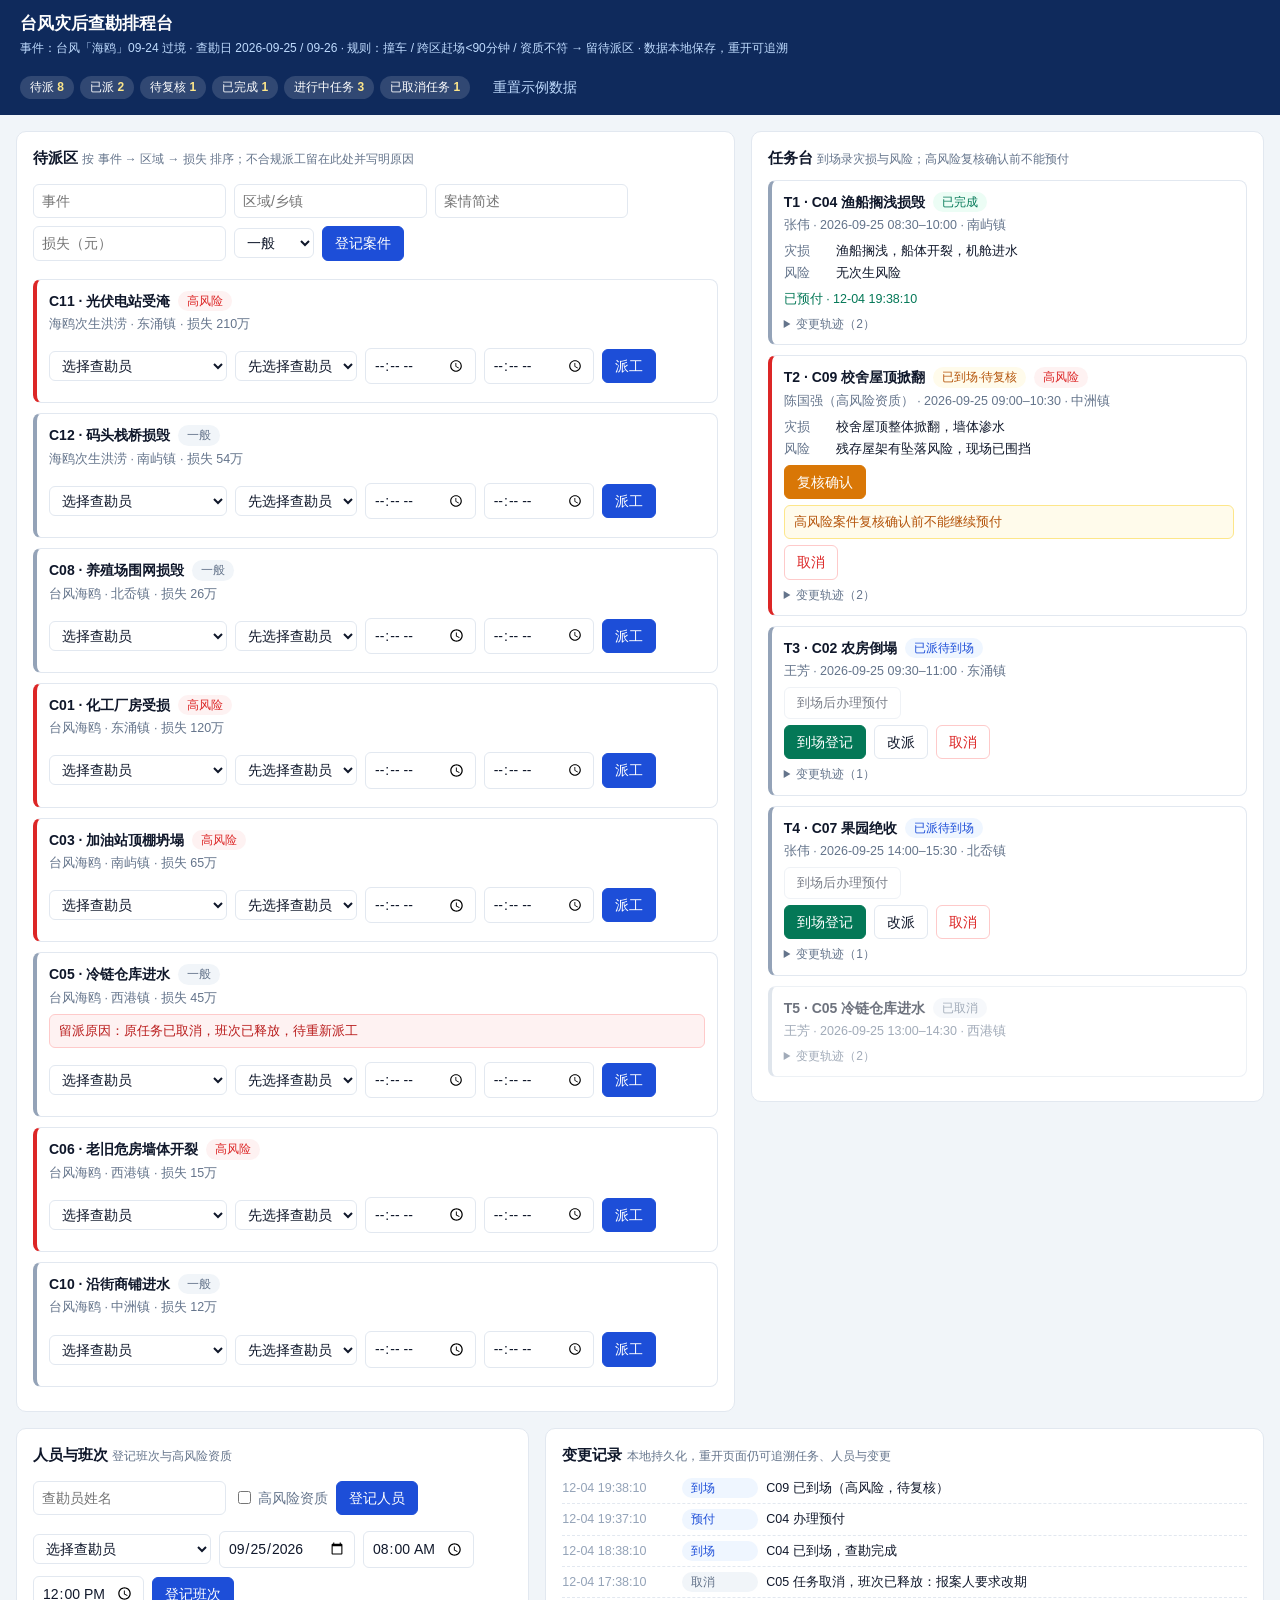
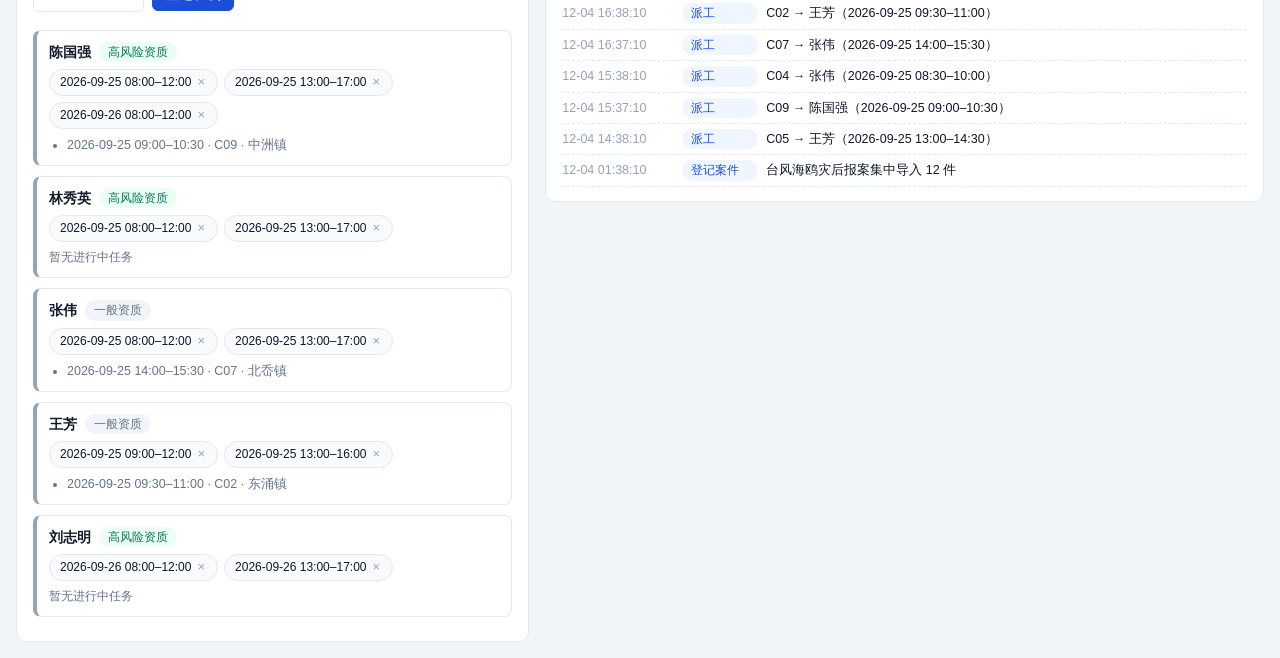
<file: dispatch/index.html>
<!DOCTYPE html>
<html lang="zh-CN">
<head>
  <meta charset="UTF-8">
  <meta name="viewport" content="width=device-width, initial-scale=1.0">
  <title>台风灾后查勘排程台</title>
  <link rel="stylesheet" href="css/style.css">
</head>
<body>
  <header class="topbar">
    <div>
      <h1>台风灾后查勘排程台</h1>
      <p class="sub">事件：台风「海鸥」09-24 过境 · 查勘日 2026-09-25 / 09-26 · 规则：撞车 / 跨区赶场&lt;90分钟 / 资质不符 → 留待派区 · 数据本地保存，重开可追溯</p>
    </div>
    <div class="topbar-actions">
      <span id="summary" class="chips"></span>
      <button id="reset-btn" class="btn ghost" type="button">重置示例数据</button>
    </div>
  </header>

  <main>
    <div class="grid row1">
      <section class="panel">
        <div class="panel-head">
          <h2>待派区 <span class="hint">按 事件 → 区域 → 损失 排序；不合规派工留在此处并写明原因</span></h2>
        </div>
        <form id="add-case-form" class="inline-form">
          <input name="event" list="dl-events" placeholder="事件" required>
          <input name="region" list="dl-regions" placeholder="区域/乡镇" required>
          <input name="title" placeholder="案情简述" required>
          <input name="loss" type="number" min="0" step="1000" placeholder="损失（元）" required>
          <select name="riskLevel">
            <option value="normal">一般</option>
            <option value="high">高风险</option>
          </select>
          <button class="btn primary" type="submit">登记案件</button>
          <datalist id="dl-events"></datalist>
          <datalist id="dl-regions"></datalist>
        </form>
        <div id="pending-list"></div>
      </section>

      <section class="panel">
        <div class="panel-head">
          <h2>任务台 <span class="hint">到场录灾损与风险；高风险复核确认前不能预付</span></h2>
        </div>
        <div id="task-list"></div>
      </section>
    </div>

    <div class="grid row2">
      <section class="panel">
        <div class="panel-head">
          <h2>人员与班次 <span class="hint">登记班次与高风险资质</span></h2>
        </div>
        <form id="add-staff-form" class="inline-form">
          <input name="name" placeholder="查勘员姓名" required>
          <label class="chk"><input type="checkbox" name="highRiskQualified"> 高风险资质</label>
          <button class="btn primary" type="submit">登记人员</button>
        </form>
        <form id="add-shift-form" class="inline-form">
          <select name="staffId" required></select>
          <input type="date" name="date" value="2026-09-25" required>
          <input type="time" name="start" value="08:00" required>
          <input type="time" name="end" value="12:00" required>
          <button class="btn primary" type="submit">登记班次</button>
        </form>
        <div id="staff-list"></div>
      </section>

      <section class="panel">
        <div class="panel-head">
          <h2>变更记录 <span class="hint">本地持久化，重开页面仍可追溯任务、人员与变更</span></h2>
        </div>
        <div id="audit-list"></div>
      </section>
    </div>
  </main>

  <script src="js/scheduler.js"></script>
  <script src="js/store.js"></script>
  <script src="js/app.js"></script>
</body>
</html>
</file>
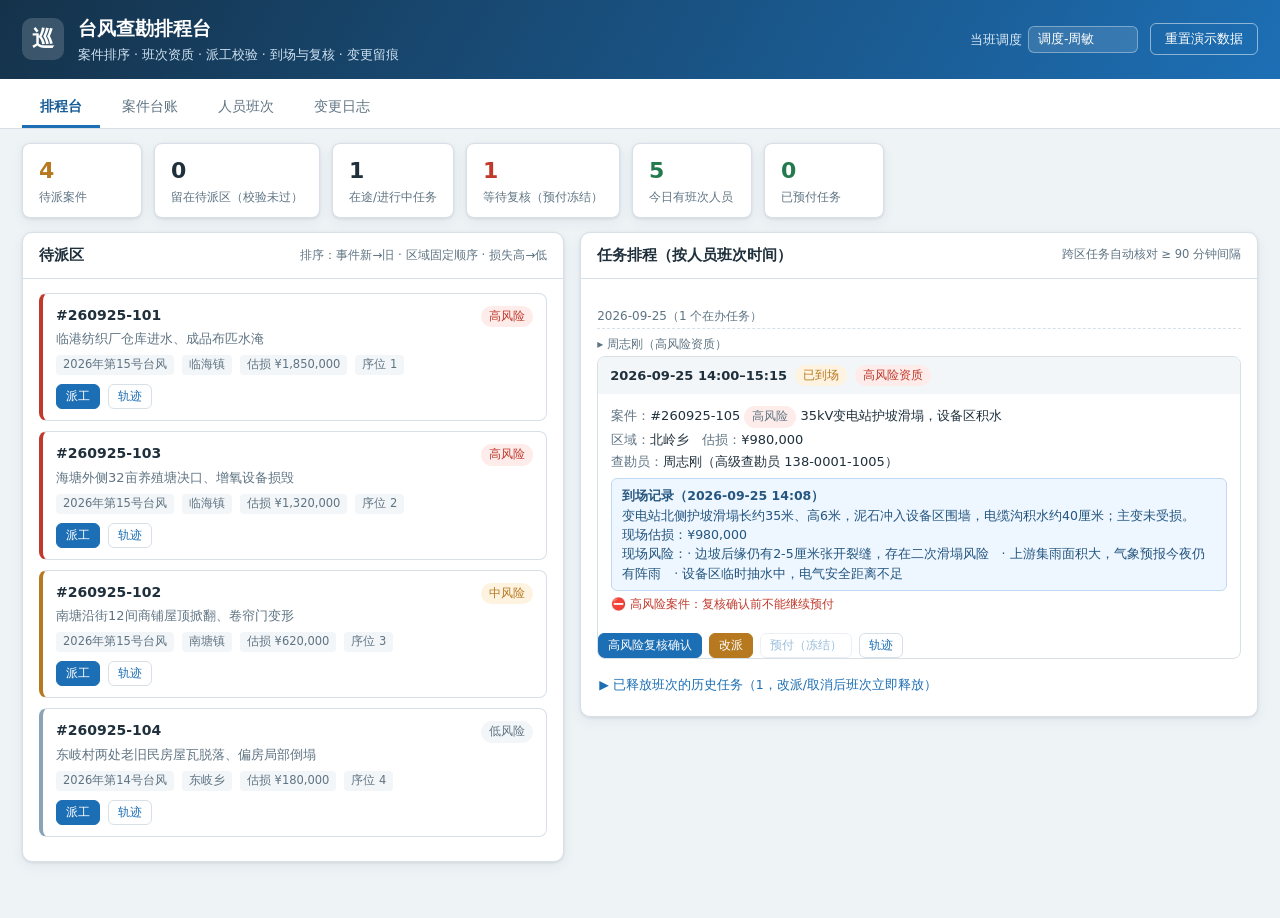
<file: static/scheduler/index.html>
<!doctype html>
<html lang="zh-CN">
<head>
<meta charset="utf-8">
<meta name="viewport" content="width=device-width, initial-scale=1">
<title>台风查勘排程台</title>
<link rel="stylesheet" href="styles.css">
</head>
<body>
<header class="topbar">
  <div class="brand">
    <span class="brand-mark">巡</span>
    <div>
      <h1>台风查勘排程台</h1>
      <p class="sub">案件排序 · 班次资质 · 派工校验 · 到场与复核 · 变更留痕</p>
    </div>
  </div>
  <div class="top-actions">
    <label class="operator">当班调度
      <input id="operator" type="text" maxlength="12">
    </label>
    <button class="btn ghost" id="reset-demo" type="button">重置演示数据</button>
  </div>
</header>

<nav class="tabs" id="tabs">
  <button class="tab active" data-tab="board" type="button">排程台</button>
  <button class="tab" data-tab="cases" type="button">案件台账</button>
  <button class="tab" data-tab="staff" type="button">人员班次</button>
  <button class="tab" data-tab="logs" type="button">变更日志</button>
</nav>

<section id="kpi" class="kpi-bar"></section>
<main id="view"></main>
<div id="modal-root"></div>
<div id="toast-root"></div>

<!-- 三层分离：storage.js 保存层 / scheduler.js 排程层 / app.js 页面层 -->
<script src="js/storage.js"></script>
<script src="js/scheduler.js"></script>
<script src="js/app.js"></script>
</body>
</html>
</file>
<file: dispatch/css/style.css>
:root {
  --bg: #f1f5f9;
  --panel: #ffffff;
  --line: #e2e8f0;
  --ink: #0f172a;
  --sub: #64748b;
  --blue: #1d4ed8;
  --blue-weak: #eff6ff;
  --red: #dc2626;
  --red-weak: #fef2f2;
  --amber: #b45309;
  --amber-weak: #fffbeb;
  --green: #047857;
  --green-weak: #ecfdf5;
  --radius: 10px;
}

* { box-sizing: border-box; }

body {
  margin: 0;
  font: 14px/1.6 -apple-system, "PingFang SC", "Microsoft YaHei", "Segoe UI", sans-serif;
  background: var(--bg);
  color: var(--ink);
}

/* ---------- 顶栏 ---------- */
.topbar {
  position: sticky;
  top: 0;
  z-index: 10;
  display: flex;
  justify-content: space-between;
  align-items: center;
  gap: 12px;
  flex-wrap: wrap;
  padding: 10px 20px;
  background: #0f2a5c;
  color: #fff;
}
.topbar h1 { font-size: 17px; margin: 0; }
.topbar .sub { margin: 2px 0 0; font-size: 12px; color: #bfdbfe; }
.topbar-actions { display: flex; align-items: center; gap: 10px; flex-wrap: wrap; }
.chips { display: flex; gap: 6px; flex-wrap: wrap; }
.chip { background: rgba(255, 255, 255, .14); border-radius: 999px; padding: 2px 10px; font-size: 12px; }
.chip b { color: #fde68a; }
.topbar .btn.ghost { color: #bfdbfe; }
.topbar .btn.ghost:hover { color: #fff; }

/* ---------- 布局 ---------- */
main {
  max-width: 1480px;
  margin: 0 auto;
  padding: 16px;
  display: flex;
  flex-direction: column;
  gap: 16px;
}
.grid { display: grid; gap: 16px; align-items: start; }
.row1 { grid-template-columns: 7fr 5fr; }
.row2 { grid-template-columns: 5fr 7fr; }
@media (max-width: 1024px) {
  .row1, .row2 { grid-template-columns: 1fr; }
}

.panel {
  background: var(--panel);
  border: 1px solid var(--line);
  border-radius: var(--radius);
  padding: 14px 16px;
}
.panel-head { margin-bottom: 6px; }
.panel-head h2 { font-size: 15px; margin: 0; }
.hint { color: var(--sub); font-size: 12px; font-weight: normal; }

/* ---------- 表单 ---------- */
.inline-form { display: flex; flex-wrap: wrap; gap: 8px; align-items: center; padding: 8px 0; }
input, select, textarea, button { font: inherit; }
input, select, textarea {
  border: 1px solid var(--line);
  border-radius: 6px;
  padding: 5px 8px;
  background: #fff;
  color: var(--ink);
}
input:focus, select:focus, textarea:focus { outline: 2px solid #bfdbfe; border-color: var(--blue); }
textarea { width: 100%; min-height: 54px; resize: vertical; }
.chk { display: inline-flex; align-items: center; gap: 4px; color: var(--sub); }
.onsite-form label { display: block; font-size: 12.5px; color: var(--sub); margin: 6px 0; }

.btn {
  border: 1px solid var(--line);
  background: #fff;
  color: var(--ink);
  border-radius: 6px;
  padding: 5px 12px;
  cursor: pointer;
}
.btn:hover { border-color: #cbd5e1; background: #f8fafc; }
.btn.primary { background: var(--blue); border-color: var(--blue); color: #fff; }
.btn.primary:hover { background: #1e40af; }
.btn.ok { background: var(--green); border-color: var(--green); color: #fff; }
.btn.warn { background: #d97706; border-color: #d97706; color: #fff; }
.btn.danger { background: #fff; border-color: #fecaca; color: var(--red); }
.btn.danger:hover { background: var(--red-weak); }
.btn.ghost { background: transparent; border-color: transparent; color: var(--sub); }
.btn:disabled { opacity: .55; cursor: not-allowed; }

/* ---------- 卡片 ---------- */
.card {
  border: 1px solid var(--line);
  border-left: 4px solid #94a3b8;
  border-radius: 8px;
  padding: 10px 12px;
  margin: 10px 0;
  background: #fff;
}
.card.high { border-left-color: var(--red); }
.card.cancelled { opacity: .6; border-left-color: #cbd5e1; }
.card-head { display: flex; align-items: center; gap: 8px; flex-wrap: wrap; }
.meta { color: var(--sub); font-size: 12.5px; margin: 2px 0 6px; }

.badge { font-size: 11.5px; border-radius: 999px; padding: 1px 9px; background: #f1f5f9; color: var(--sub); }
.badge.danger, .badge.bad { background: var(--red-weak); color: var(--red); }
.badge.ok { background: var(--green-weak); color: var(--green); }
.badge.warn { background: var(--amber-weak); color: var(--amber); }
.badge.muted { background: #f1f5f9; color: var(--sub); }
.badge.info { background: var(--blue-weak); color: var(--blue); }
.badge.scheduled { background: var(--blue-weak); color: var(--blue); }
.badge.onsite { background: var(--amber-weak); color: var(--amber); }
.badge.done { background: var(--green-weak); color: var(--green); }
.badge.cancelled { background: #f1f5f9; color: var(--sub); }

/* ---------- 业务提示 ---------- */
.reason {
  background: var(--red-weak);
  border: 1px solid #fecaca;
  color: #b91c1c;
  border-radius: 6px;
  padding: 6px 9px;
  font-size: 12.5px;
  margin: 6px 0;
  flex-basis: 100%;
}
.prepay { margin: 6px 0; font-size: 12.5px; }
.prepay.blocked {
  background: var(--amber-weak);
  border: 1px solid #fde68a;
  color: var(--amber);
  border-radius: 6px;
  padding: 6px 9px;
}
.prepay.paid, .reviewed { color: var(--green); }
.reviewed { font-size: 12.5px; margin: 4px 0; }

.notes { display: grid; grid-template-columns: 44px 1fr; gap: 2px 8px; margin: 6px 0; font-size: 12.5px; }
.notes dt { color: var(--sub); }
.notes dd { margin: 0; }

.row { display: flex; gap: 8px; flex-wrap: wrap; align-items: center; }
.actions { margin-top: 6px; }

.history { margin-top: 6px; font-size: 12px; color: var(--sub); }
.history ul { margin: 4px 0 0; padding-left: 16px; }
.history time { color: #94a3b8; margin-right: 6px; }

/* ---------- 人员与班次 ---------- */
.shifts { display: flex; flex-wrap: wrap; gap: 6px; margin: 6px 0; }
.shifts .chip {
  background: #f8fafc;
  border: 1px solid var(--line);
  color: var(--ink);
  display: inline-flex;
  align-items: center;
  gap: 4px;
}
.shifts .x { border: none; background: none; color: #94a3b8; cursor: pointer; padding: 0 2px; font-size: 13px; }
.shifts .x:hover { color: var(--red); }
.mini { margin: 4px 0 0; padding-left: 18px; font-size: 12.5px; color: var(--sub); }

/* ---------- 变更记录 ---------- */
.audit-item {
  display: grid;
  grid-template-columns: 112px 76px 1fr;
  gap: 8px;
  padding: 5px 0;
  border-bottom: 1px dashed var(--line);
  font-size: 12.5px;
  align-items: baseline;
}
.audit-item time { color: #94a3b8; font-variant-numeric: tabular-nums; }
#audit-list { max-height: 460px; overflow: auto; }

.empty { color: var(--sub); font-size: 13px; }
</file>
<file: static/scheduler/styles.css>
:root{
  --bg:#eef3f6; --panel:#ffffff; --ink:#1f303c; --muted:#5f7483; --line:#d7e0e7;
  --blue:#1d6fb5; --blue-dark:#155a94; --red:#c0392b; --red-bg:#fdecea;
  --amber:#b7791f; --amber-bg:#fdf3e0; --green:#247a4f; --green-bg:#e7f4ed;
  --gray-bg:#f3f6f8; --shadow:0 1px 3px rgba(31,48,60,.10), 0 4px 14px rgba(31,48,60,.06);
}
*{box-sizing:border-box}
html,body{margin:0;padding:0}
body{background:var(--bg);color:var(--ink);font:14px/1.55 "PingFang SC","Microsoft YaHei",system-ui,-apple-system,sans-serif}
button{font-family:inherit}

/* ===== 顶栏 ===== */
.topbar{display:flex;justify-content:space-between;align-items:center;gap:16px;
  background:linear-gradient(120deg,#15324a,#1d6fb5);color:#fff;padding:14px 22px;flex-wrap:wrap}
.brand{display:flex;align-items:center;gap:14px}
.brand-mark{width:42px;height:42px;border-radius:10px;background:rgba(255,255,255,.16);
  display:grid;place-items:center;font-size:22px;font-weight:700}
.topbar h1{font-size:19px;margin:0}
.topbar .sub{margin:2px 0 0;font-size:12.5px;color:#cfe2f2}
.top-actions{display:flex;align-items:center;gap:12px}
.operator{font-size:12.5px;color:#dbe9f5;display:flex;align-items:center;gap:6px}
.operator input{padding:5px 9px;border-radius:6px;border:1px solid rgba(255,255,255,.35);
  background:rgba(255,255,255,.12);color:#fff;width:110px}
.operator input::placeholder{color:#aac6dc}

/* ===== 按钮 ===== */
.btn{border:1px solid var(--blue);background:var(--blue);color:#fff;padding:6px 14px;
  border-radius:6px;cursor:pointer;font-size:13px;white-space:nowrap}
.btn:hover{background:var(--blue-dark);border-color:var(--blue-dark)}
.btn.ghost{background:transparent;border-color:rgba(255,255,255,.5);color:#fff}
.btn.ghost:hover{background:rgba(255,255,255,.14)}
.btn.sec{background:#fff;color:var(--blue);border-color:var(--line)}
.btn.sec:hover{border-color:var(--blue);background:#f2f8fd}
.btn.danger{background:var(--red);border-color:var(--red)}
.btn.danger:hover{background:#a02f23}
.btn.warn{background:var(--amber);border-color:var(--amber)}
.btn.sm{padding:3px 9px;font-size:12px}
.btn:disabled{opacity:.45;cursor:not-allowed}

/* ===== 标签页 / KPI ===== */
.tabs{display:flex;gap:4px;padding:10px 22px 0;background:var(--panel);border-bottom:1px solid var(--line)}
.tab{border:0;background:none;padding:9px 18px;font-size:14px;color:var(--muted);cursor:pointer;
  border-bottom:3px solid transparent;border-radius:6px 6px 0 0}
.tab:hover{color:var(--blue)}
.tab.active{color:var(--blue-dark);font-weight:600;border-bottom-color:var(--blue)}
.kpi-bar{display:flex;gap:12px;padding:14px 22px;flex-wrap:wrap}
.kpi{background:var(--panel);border:1px solid var(--line);border-radius:8px;padding:10px 16px;
  min-width:120px;box-shadow:var(--shadow)}
.kpi .num{font-size:22px;font-weight:700}
.kpi .lbl{font-size:12px;color:var(--muted)}
.kpi.red .num{color:var(--red)} .kpi.amber .num{color:var(--amber)} .kpi.green .num{color:var(--green)}

/* ===== 布局 ===== */
main{padding:0 22px 40px}
.board{display:grid;grid-template-columns:minmax(360px,1fr) minmax(420px,1.25fr);gap:16px;align-items:start}
@media(max-width:980px){.board{grid-template-columns:1fr}}
.panel{background:var(--panel);border:1px solid var(--line);border-radius:10px;box-shadow:var(--shadow);margin-bottom:16px}
.panel-h{display:flex;justify-content:space-between;align-items:center;gap:10px;
  padding:11px 16px;border-bottom:1px solid var(--line);flex-wrap:wrap}
.panel-h h2{font-size:15px;margin:0}
.panel-h .hint{font-size:12px;color:var(--muted)}
.panel-b{padding:14px 16px}

/* ===== 待派案件卡 ===== */
.case-card{border:1px solid var(--line);border-radius:8px;padding:11px 13px;margin-bottom:10px;background:#fff}
.case-card.high{border-left:4px solid var(--red)}
.case-card.mid{border-left:4px solid var(--amber)}
.case-card.low{border-left:4px solid #8aa3b5}
.cc-top{display:flex;justify-content:space-between;gap:8px;align-items:baseline}
.cc-no{font-weight:600}
.cc-title{color:var(--muted);font-size:13px;margin:2px 0 6px}
.cc-meta{display:flex;gap:8px;flex-wrap:wrap;margin-bottom:6px}
.cc-sort{font-size:11.5px;color:var(--muted);background:var(--gray-bg);border-radius:4px;padding:1px 7px}
.reject-box{margin-top:8px;background:var(--red-bg);border:1px solid #f0c4be;border-radius:6px;
  padding:7px 10px;font-size:12.5px;color:#8f2c21}
.reject-box b{display:block;margin-bottom:2px}
.reject-box ul{margin:4px 0 0;padding-left:18px}
.card-actions{margin-top:9px;display:flex;gap:8px;flex-wrap:wrap}

/* ===== 徽章 ===== */
.badge{display:inline-block;padding:1px 8px;border-radius:20px;font-size:11.5px;line-height:1.7;white-space:nowrap}
.b-red{background:var(--red-bg);color:var(--red)} .b-amber{background:var(--amber-bg);color:var(--amber)}
.b-green{background:var(--green-bg);color:var(--green)} .b-gray{background:var(--gray-bg);color:var(--muted)}
.b-blue{background:#e8f2fb;color:var(--blue-dark)}

/* ===== 任务时间线 ===== */
.task{border:1px solid var(--line);border-radius:8px;margin-bottom:10px;overflow:hidden}
.task-h{display:flex;align-items:center;gap:8px;padding:8px 12px;background:var(--gray-bg);flex-wrap:wrap}
.task-h .time{font-weight:600;font-size:13px}
.task-b{padding:10px 13px}
.task-b .row{font-size:13px;margin:2px 0}
.task-b .row span{color:var(--muted)}
.gap-warn{color:var(--red);font-size:12px;margin-top:4px}
.hold-note{background:var(--amber-bg);border:1px solid #ecd7ad;border-radius:6px;padding:7px 10px;
  font-size:12.5px;color:#8a5a12;margin-top:6px}
.task-actions{display:flex;gap:7px;flex-wrap:wrap;margin-top:9px}
.history-toggle{width:100%;text-align:left;background:none;border:0;color:var(--blue);cursor:pointer;
  padding:8px 2px;font-size:12.5px}
.day-sep{font-size:12px;color:var(--muted);margin:14px 0 6px;border-bottom:1px dashed var(--line);padding-bottom:3px}

/* ===== 表格 ===== */
table{border-collapse:collapse;width:100%;font-size:13px}
th,td{border-bottom:1px solid var(--line);padding:8px 10px;text-align:left;vertical-align:top}
th{background:var(--gray-bg);font-weight:600;font-size:12.5px;white-space:nowrap}
tr:hover td{background:#fafcfe}
.table-wrap{overflow-x:auto}
.loss{text-align:right;font-variant-numeric:tabular-nums}
.muted{color:var(--muted)}
.right{text-align:right}
.center{text-align:center}
.row-actions{display:flex;gap:6px;flex-wrap:wrap}

/* ===== 人员 / 班次 ===== */
.staff-grid{display:grid;grid-template-columns:repeat(auto-fill,minmax(300px,1fr));gap:12px}
.staff-card{border:1px solid var(--line);border-radius:8px;padding:12px 14px;background:#fff}
.staff-card h3{margin:0 0 4px;font-size:14.5px;display:flex;align-items:center;gap:8px;flex-wrap:wrap}
.staff-card .reg{font-size:12px;color:var(--muted)}
.shift{display:flex;justify-content:space-between;align-items:center;gap:8px;font-size:12.5px;
  border:1px solid var(--line);border-radius:6px;padding:5px 9px;margin-top:6px;background:var(--gray-bg)}
.shift.busy{border-color:#e7b8b1;background:var(--red-bg)}
.shift .x{border:0;background:none;color:var(--red);cursor:pointer;font-weight:700}
.add-shift{margin-top:8px;display:flex;gap:6px;flex-wrap:wrap;align-items:center}

/* ===== 表单 / 弹窗 ===== */
.modal-mask{position:fixed;inset:0;background:rgba(22,38,50,.45);display:grid;place-items:center;z-index:50;padding:16px}
.modal{background:#fff;border-radius:10px;width:min(560px,96vw);max-height:90vh;overflow:auto;box-shadow:0 10px 40px rgba(0,0,0,.25)}
.modal.wide{width:min(760px,96vw)}
.modal-h{display:flex;justify-content:space-between;align-items:center;padding:13px 18px;border-bottom:1px solid var(--line)}
.modal-h h3{margin:0;font-size:15.5px}
.modal-h .x{border:0;background:none;font-size:19px;cursor:pointer;color:var(--muted)}
.modal-b{padding:16px 18px}
.modal-f{padding:12px 18px 16px;border-top:1px solid var(--line);display:flex;justify-content:flex-end;gap:9px}
.form-grid{display:grid;grid-template-columns:1fr 1fr;gap:11px 14px}
.form-grid .full{grid-column:1/-1}
.field label{display:block;font-size:12.5px;color:var(--muted);margin-bottom:3px}
.field input,.field select,.field textarea{width:100%;padding:6px 9px;border:1px solid #c4d0d9;
  border-radius:6px;font:inherit;font-size:13.5px;background:#fff}
.field textarea{resize:vertical;min-height:64px}
.field input:focus,.field select:focus,.field textarea:focus{outline:2px solid #bcd9f2;border-color:var(--blue)}
.form-error{background:var(--red-bg);border:1px solid #f0c4be;color:#8f2c21;border-radius:6px;
  padding:8px 11px;font-size:12.5px;margin-bottom:12px}
.form-error ul{margin:4px 0 0;padding-left:18px}

/* ===== 日志 / 轨迹 ===== */
.log-item{border-left:3px solid var(--line);padding:4px 0 12px 14px;margin-left:6px;position:relative}
.log-item::before{content:"";position:absolute;left:-5px;top:8px;width:7px;height:7px;border-radius:50%;background:var(--blue)}
.log-item.bad::before{background:var(--red)} .log-item.good::before{background:var(--green)}
.log-item.warn::before{background:var(--amber)}
.log-time{font-size:12px;color:var(--muted)}
.log-act{font-weight:600;font-size:13.5px}
.log-d{font-size:13px;color:#37505f;margin-top:2px;white-space:pre-wrap}
.log-filter{display:flex;gap:8px;align-items:center;flex-wrap:wrap;font-size:12.5px}
.log-filter select{padding:4px 8px;border:1px solid #c4d0d9;border-radius:6px;font:inherit}

/* ===== 其他 ===== */
.empty{text-align:center;color:var(--muted);padding:26px 10px;font-size:13px}
.toast{position:fixed;right:20px;bottom:20px;z-index:80;display:flex;flex-direction:column;gap:8px}
.toast .t{padding:10px 16px;border-radius:8px;color:#fff;box-shadow:var(--shadow);font-size:13px;animation:slide .2s}
.toast .ok{background:var(--green)} .toast .err{background:var(--red)} .toast .info{background:var(--blue-dark)}
@keyframes slide{from{transform:translateY(8px);opacity:0}to{transform:none;opacity:1}}
.trace-sec{margin-bottom:14px}
.trace-sec h4{margin:0 0 6px;font-size:13px;color:var(--blue-dark)}
.kv{display:grid;grid-template-columns:92px 1fr;gap:3px 10px;font-size:13px}
.kv dt{color:var(--muted)} .kv dd{margin:0}
.legend{font-size:11.5px;color:var(--muted)}
</file>
